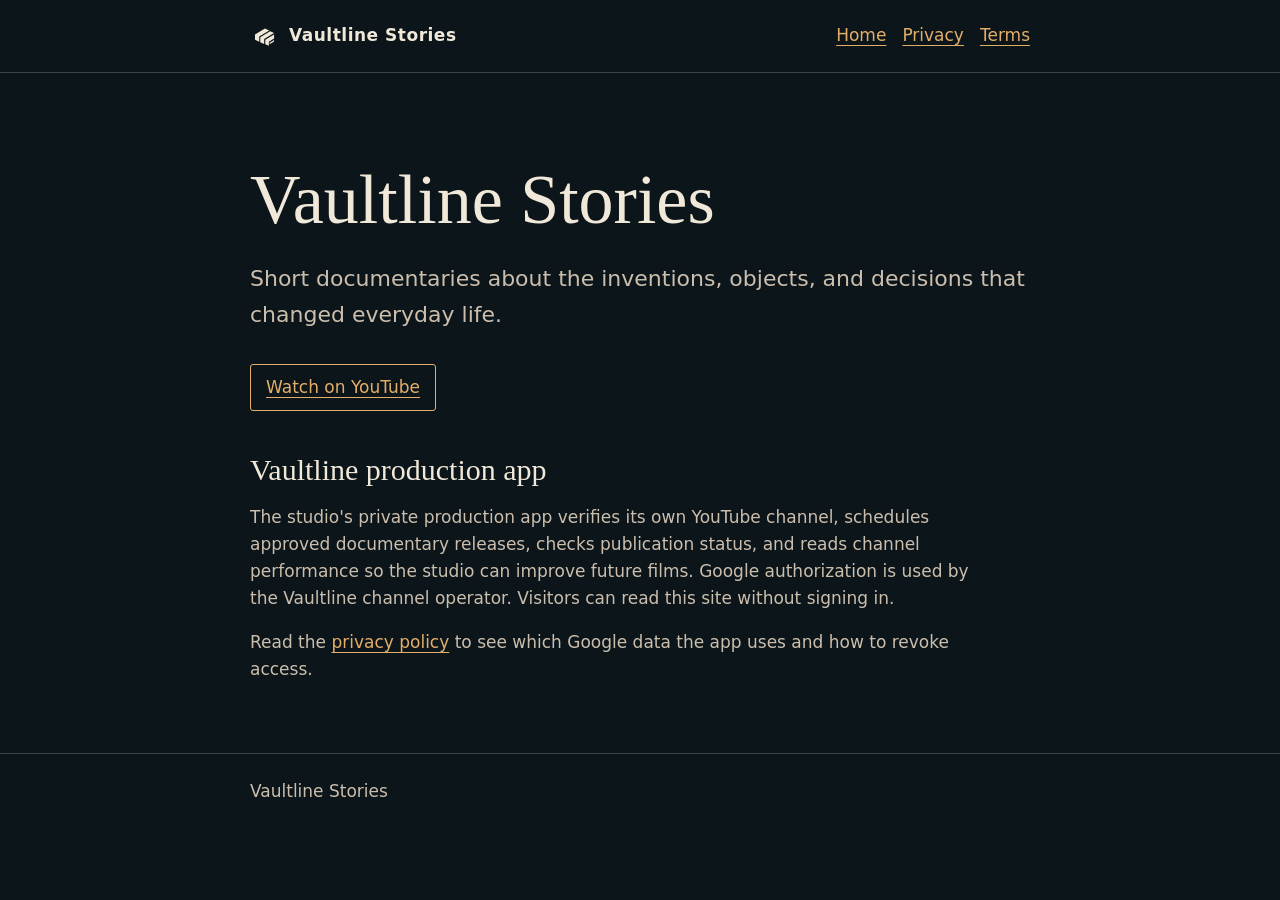
<file: index.html>
<!doctype html>
<html lang="en"><head><meta charset="utf-8"><meta name="viewport" content="width=device-width,initial-scale=1">
<title>Vaultline Stories · Vaultline Stories</title><link rel="stylesheet" href="styles.css"></head>
<body><header><div class="wrap"><a class="brand" href="index.html"><img src="strata.svg" alt="" width="29" height="29">Vaultline Stories</a>
<nav aria-label="Site"><a href="index.html">Home</a><a href="privacy.html">Privacy</a><a href="terms.html">Terms</a></nav>
</div></header><main class="wrap"><h1>Vaultline Stories</h1>
<p class="lede">Short documentaries about the inventions, objects, and decisions that changed everyday life.</p>
<p><a class="cta" href="https://www.youtube.com/@VaultlineStoriesMedia">Watch on YouTube</a></p>
<h2>Vaultline production app</h2>
<p>The studio's private production app verifies its own YouTube channel, schedules approved documentary releases, checks publication status, and reads channel performance so the studio can improve future films. Google authorization is used by the Vaultline channel operator. Visitors can read this site without signing in.</p>
<p>Read the <a href="privacy.html">privacy policy</a> to see which Google data the app uses and how to revoke access.</p></main><footer><div class="wrap">Vaultline Stories</div></footer></body></html>
</file>
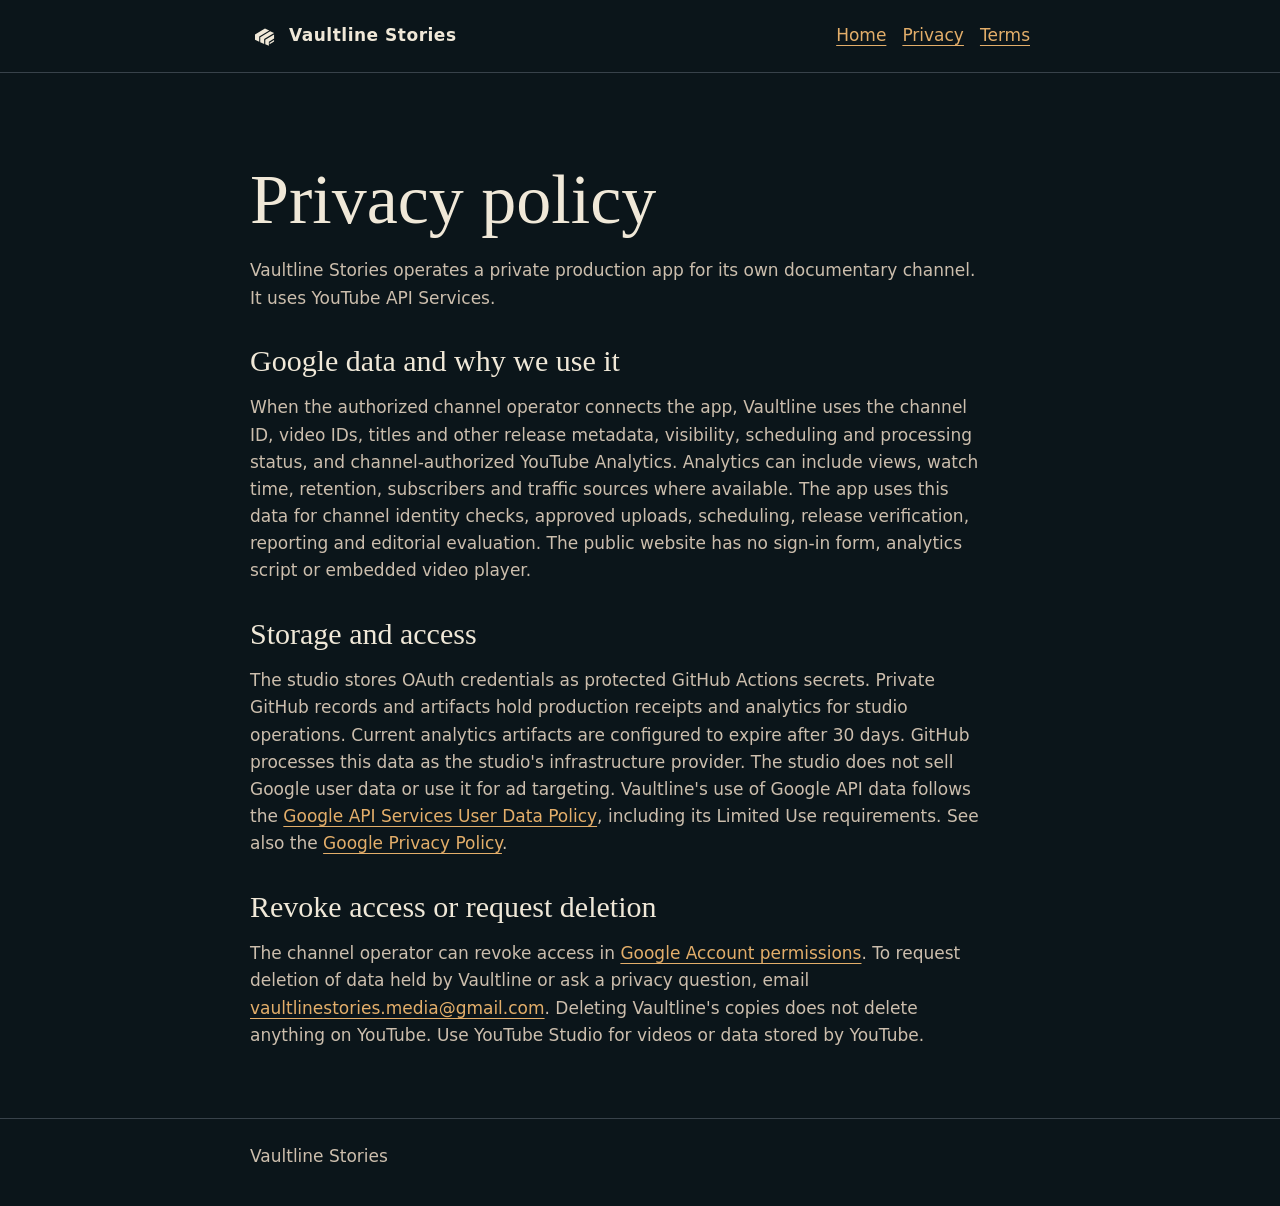
<file: privacy.html>
<!doctype html>
<html lang="en"><head><meta charset="utf-8"><meta name="viewport" content="width=device-width,initial-scale=1">
<title>Privacy policy · Vaultline Stories</title><link rel="stylesheet" href="styles.css"></head>
<body><header><div class="wrap"><a class="brand" href="index.html"><img src="strata.svg" alt="" width="29" height="29">Vaultline Stories</a>
<nav aria-label="Site"><a href="index.html">Home</a><a href="privacy.html">Privacy</a><a href="terms.html">Terms</a></nav>
</div></header><main class="wrap"><h1>Privacy policy</h1>
<p>Vaultline Stories operates a private production app for its own documentary channel. It uses YouTube API Services.</p>
<h2>Google data and why we use it</h2>
<p>When the authorized channel operator connects the app, Vaultline uses the channel ID, video IDs, titles and other release metadata, visibility, scheduling and processing status, and channel-authorized YouTube Analytics. Analytics can include views, watch time, retention, subscribers and traffic sources where available. The app uses this data for channel identity checks, approved uploads, scheduling, release verification, reporting and editorial evaluation. The public website has no sign-in form, analytics script or embedded video player.</p>
<h2>Storage and access</h2>
<p>The studio stores OAuth credentials as protected GitHub Actions secrets. Private GitHub records and artifacts hold production receipts and analytics for studio operations. Current analytics artifacts are configured to expire after 30 days. GitHub processes this data as the studio's infrastructure provider. The studio does not sell Google user data or use it for ad targeting. Vaultline's use of Google API data follows the <a href="https://developers.google.com/terms/api-services-user-data-policy">Google API Services User Data Policy</a>, including its Limited Use requirements. See also the <a href="https://policies.google.com/privacy">Google Privacy Policy</a>.</p>
<h2>Revoke access or request deletion</h2>
<p>The channel operator can revoke access in <a href="https://security.google.com/settings/security/permissions">Google Account permissions</a>. To request deletion of data held by Vaultline or ask a privacy question, email <a href="mailto:vaultlinestories.media@gmail.com">vaultlinestories.media@gmail.com</a>. Deleting Vaultline's copies does not delete anything on YouTube. Use YouTube Studio for videos or data stored by YouTube.</p></main><footer><div class="wrap">Vaultline Stories</div></footer></body></html>
</file>
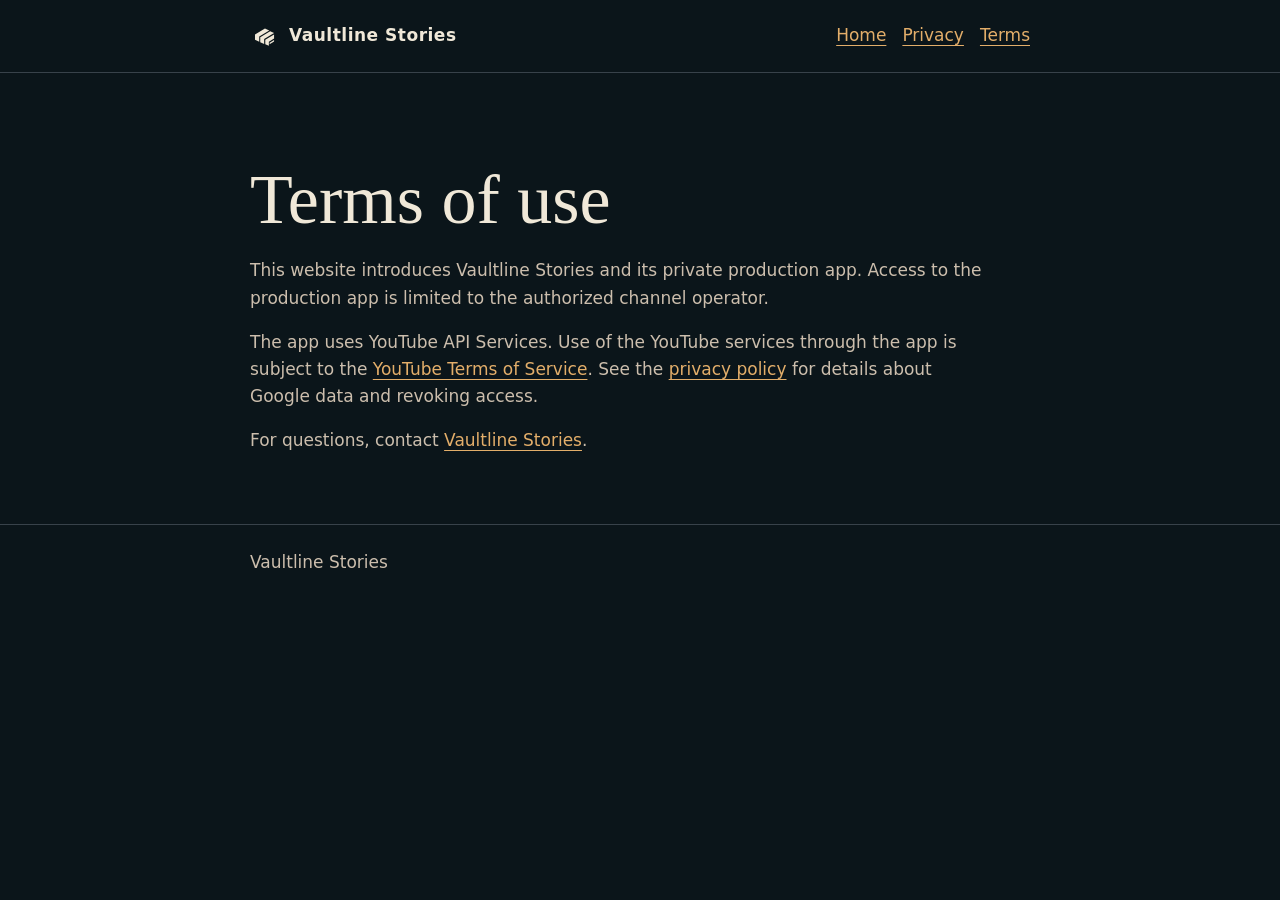
<file: terms.html>
<!doctype html>
<html lang="en"><head><meta charset="utf-8"><meta name="viewport" content="width=device-width,initial-scale=1">
<title>Terms of use · Vaultline Stories</title><link rel="stylesheet" href="styles.css"></head>
<body><header><div class="wrap"><a class="brand" href="index.html"><img src="strata.svg" alt="" width="29" height="29">Vaultline Stories</a>
<nav aria-label="Site"><a href="index.html">Home</a><a href="privacy.html">Privacy</a><a href="terms.html">Terms</a></nav>
</div></header><main class="wrap"><h1>Terms of use</h1>
<p>This website introduces Vaultline Stories and its private production app. Access to the production app is limited to the authorized channel operator.</p>
<p>The app uses YouTube API Services. Use of the YouTube services through the app is subject to the <a href="https://www.youtube.com/t/terms">YouTube Terms of Service</a>. See the <a href="privacy.html">privacy policy</a> for details about Google data and revoking access.</p>
<p>For questions, contact <a href="mailto:vaultlinestories.media@gmail.com">Vaultline Stories</a>.</p></main><footer><div class="wrap">Vaultline Stories</div></footer></body></html>
</file>
<file: styles.css>
:root{color-scheme:dark;--ink:#0b151a;--paper:#f0e8d8;--sub:#ccbead;--accent:#e3ae6a;--line:#38424a}
*{box-sizing:border-box}body{margin:0;background:var(--ink);color:var(--paper);font:17px/1.6 system-ui,sans-serif}
.wrap{width:min(100% - 44px,780px);margin:auto}header{border-bottom:1px solid var(--line)}header .wrap{min-height:72px;display:flex;justify-content:space-between;align-items:center;gap:16px;flex-wrap:wrap;padding:14px 0}
.brand{color:var(--paper);font-weight:700;letter-spacing:.03em;text-decoration:none}nav{display:flex;flex-wrap:wrap;gap:16px}a{color:var(--accent);text-underline-offset:4px}
main{padding:clamp(44px,8vw,88px) 0 52px}h1,h2{font-family:Georgia,serif;font-weight:normal;line-height:1.12}h1{font-size:clamp(42px,7vw,70px);margin:0 0 18px}h2{font-size:30px;margin:32px 0 12px}
p,li{color:var(--sub);max-width:68ch}.lede{font-size:22px}.cta{display:inline-block;padding:9px 15px;border:1px solid var(--accent);border-radius:3px;margin:10px 0}
footer{border-top:1px solid var(--line);padding:24px 0 36px;color:var(--sub)}a:focus-visible{outline:2px solid var(--accent);outline-offset:4px}

.brand{display:inline-flex;align-items:center;gap:10px}.brand img{object-fit:contain}
</file>
